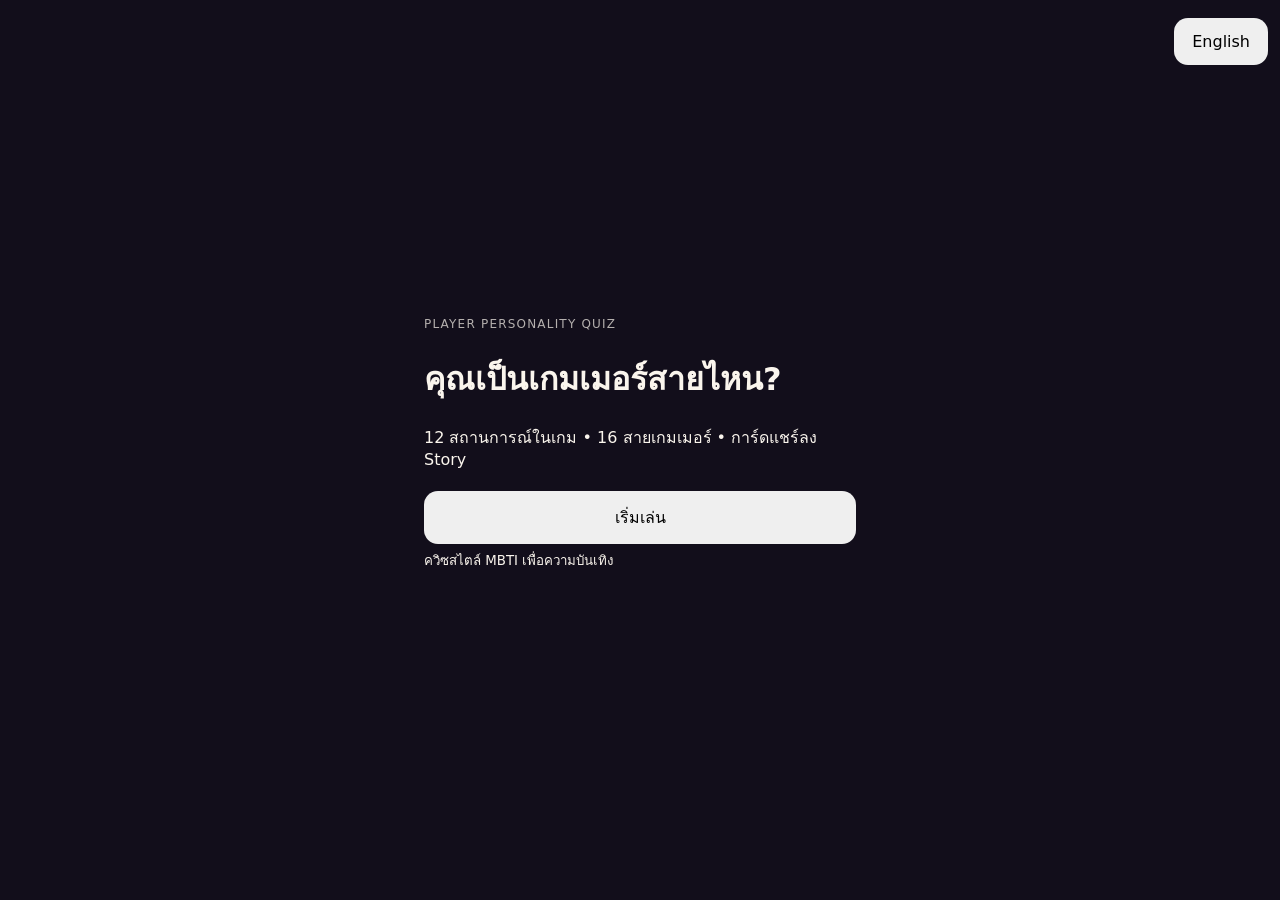
<file: index.html>
<!doctype html>
<html lang="th">
<head>
  <meta charset="utf-8">
  <meta name="viewport" content="width=device-width, initial-scale=1">
  <title>คุณเป็นเกมเมอร์สายไหน? | What kind of gamer are you?</title>
  <!-- Rebuilt by Claude: the original page was overwritten by mistake. Only the IDs quiz.js needs. -->
  <style>
    body { margin: 0; min-height: 100vh; background: #120e1b; color: #faf5ed; font-family: system-ui, Tahoma, sans-serif; display: grid; place-items: center; }
    main { width: min(480px, 100%); padding: 24px; box-sizing: border-box; }
    button { font: inherit; padding: 14px 18px; margin: 6px 0; width: 100%; border-radius: 14px; border: 0; cursor: pointer; }
    canvas { width: 100%; height: auto; border-radius: 16px; }
    .tag { font-size: 12px; letter-spacing: .1em; opacity: .7; }
    progress { width: 100%; }
    #lang { width: auto; position: fixed; top: 12px; right: 12px; }
  </style>
</head>
<body>
  <button id="lang">TH / EN</button>
  <main>
    <div id="screen"></div>
    <p id="status" role="status" aria-live="polite"></p>
  </main>
  <script src="quiz.js"></script>
</body>
</html>
</file>
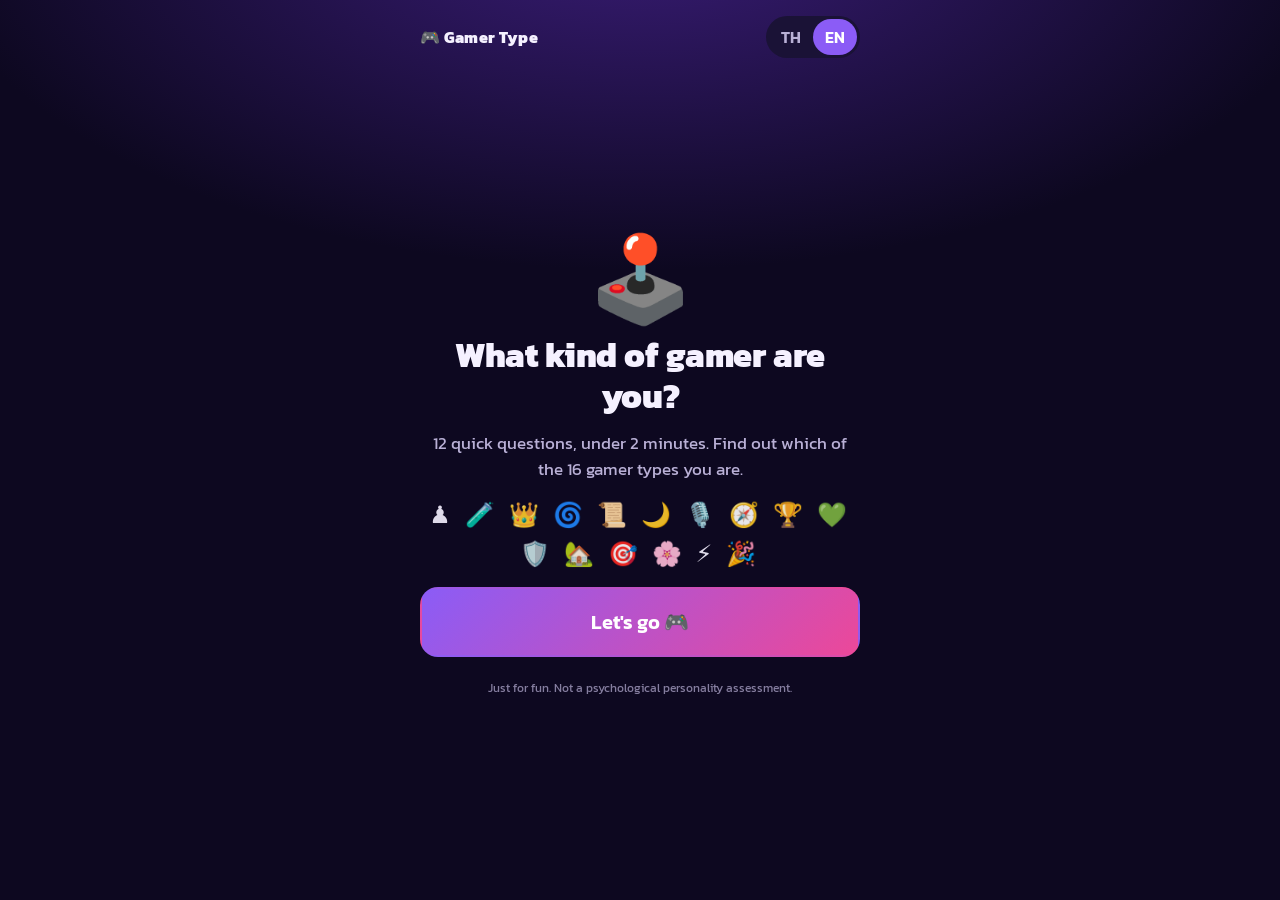
<file: claude-version/index.html>
<!doctype html>
<html lang="th">
<head>
  <meta charset="utf-8">
  <meta name="viewport" content="width=device-width, initial-scale=1, viewport-fit=cover">
  <title>คุณเป็นเกมเมอร์สายไหน? | What kind of gamer are you?</title>
  <meta name="description" content="แบบทดสอบ 16 สายเกมเมอร์ ตอบ 12 ข้อ แชร์ลง IG Story ได้ทันที | 16 gamer types quiz, share to your IG Story.">
  <meta property="og:title" content="คุณเป็นเกมเมอร์สายไหน? | What kind of gamer are you?">
  <meta property="og:description" content="ตอบ 12 ข้อ รู้เลยว่าคุณคือเกมเมอร์ 1 ใน 16 แบบ">
  <meta property="og:type" content="website">
  <meta name="theme-color" content="#0d0820">
  <link rel="preconnect" href="https://fonts.googleapis.com">
  <link rel="preconnect" href="https://fonts.gstatic.com" crossorigin>
  <link href="https://fonts.googleapis.com/css2?family=Kanit:wght@400;600;800&display=swap" rel="stylesheet">
  <link rel="stylesheet" href="style.css">
</head>
<body>
  <div id="app">
    <header class="top">
      <div class="logo">🎮 Gamer Type</div>
      <div class="lang">
        <button data-lang="th">TH</button><button data-lang="en">EN</button>
      </div>
    </header>

    <!-- Intro -->
    <section id="intro" class="screen">
      <div class="friend" id="friendBox" hidden></div>
      <div class="hero-emoji">🕹️</div>
      <h1 data-t="title"></h1>
      <p class="sub" data-t="subtitle"></p>
      <div class="emoji-row">♟️ 🧪 👑 🌀 📜 🌙 🎙️ 🧭 🏆 💚 🛡️ 🏡 🎯 🌸 ⚡ 🎉</div>
      <button class="btn primary big" id="startBtn" data-t="start"></button>
      <p class="fine" data-t="disclaimer"></p>
    </section>

    <!-- Quiz -->
    <section id="quiz" class="screen" hidden>
      <div class="segments" id="segments"></div>
      <div class="qnum" id="qnum"></div>
      <h2 class="question" id="qText"></h2>
      <div class="options">
        <button class="btn option" id="optA"></button>
        <button class="btn option" id="optB"></button>
      </div>
      <button class="link" id="backBtn" data-t="back"></button>
    </section>

    <!-- Result -->
    <section id="result" class="screen" hidden>
      <img id="cardImg" class="card-img" alt="">
      <p class="hint" id="hint" hidden data-t="longPress"></p>
      <div class="actions">
        <button class="btn primary" id="shareBtn" data-t="share"></button>
        <button class="btn" id="saveBtn" data-t="save"></button>
        <button class="btn" id="copyBtn" data-t="copy"></button>
      </div>
      <p class="tag-friend" id="tagFriend"></p>

      <div class="details">
        <p class="desc" id="rDesc"></p>
        <h3 data-t="strengths"></h3>
        <ul class="chips" id="rStrengths"></ul>
        <h3 data-t="genres"></h3>
        <ul class="chips" id="rGenres"></ul>
        <h3 data-t="duo"></h3>
        <p class="duo" id="rDuo"></p>
      </div>

      <div class="gear" id="gearBox" hidden>
        <h3 data-t="gear"></h3>
        <ul id="gearList"></ul>
      </div>
      <a class="sponsor" id="sponsorBox" hidden target="_blank" rel="sponsored noopener"></a>

      <button class="btn primary big" id="retryBtn" data-t="retry"></button>
      <p class="fine" data-t="disclaimer"></p>
    </section>
  </div>

  <script src="data.js"></script>
  <script src="app.js"></script>
</body>
</html>
</file>
<file: claude-version/style.css>
:root {
  --bg: #0d0820;
  --card: #1a1236;
  --text: #f5f1ff;
  --muted: #b9b0d6;
  --accent: #8b5cf6;
  --accent2: #22d3ee;
  --radius: 18px;
}
* { box-sizing: border-box; }
[hidden] { display: none !important; }
html, body { margin: 0; background: var(--bg); color: var(--text); }
body {
  font-family: "Kanit", system-ui, -apple-system, "Segoe UI", Tahoma, sans-serif;
  min-height: 100dvh;
  background: radial-gradient(1200px 600px at 50% -10%, #3b1d7a 0%, var(--bg) 60%);
}
#app { max-width: 480px; margin: 0 auto; padding: 16px 20px calc(32px + env(safe-area-inset-bottom)); min-height: 100dvh; display: flex; flex-direction: column; }
.top { display: flex; justify-content: space-between; align-items: center; margin-bottom: 8px; }
.logo { font-weight: 800; letter-spacing: .02em; }
.lang { display: flex; background: var(--card); border-radius: 999px; padding: 3px; }
.lang button { background: none; border: 0; color: var(--muted); font: inherit; font-weight: 600; padding: 6px 12px; border-radius: 999px; cursor: pointer; }
.lang button.on { background: var(--accent); color: #fff; }

.screen { flex: 1; display: flex; flex-direction: column; gap: 14px; animation: in .35s ease; }
@keyframes in { from { opacity: 0; transform: translateY(12px); } to { opacity: 1; transform: none; } }
#intro { justify-content: center; text-align: center; }
.hero-emoji { font-size: 84px; line-height: 1; }
h1 { font-size: 34px; line-height: 1.2; margin: 0; font-weight: 800; }
.sub { color: var(--muted); margin: 0; font-size: 17px; }
.emoji-row { font-size: 24px; letter-spacing: 4px; line-height: 1.6; opacity: .9; }
.fine { color: var(--muted); font-size: 12px; text-align: center; opacity: .7; margin: 8px 0 0; }

.btn {
  font: inherit; font-size: 17px; font-weight: 600; color: var(--text);
  background: var(--card); border: 2px solid #2d2257; border-radius: var(--radius);
  padding: 14px 18px; cursor: pointer; transition: transform .1s, background .2s, border-color .2s;
  -webkit-tap-highlight-color: transparent;
}
.btn:active { transform: scale(.97); }
.btn.primary { background: linear-gradient(135deg, var(--accent), #ec4899); border-color: transparent; color: #fff; }
.btn.big { font-size: 20px; padding: 18px; }
.link { background: none; border: 0; color: var(--muted); font: inherit; cursor: pointer; padding: 8px; align-self: center; }
.link[disabled] { visibility: hidden; }

/* Story-style progress segments */
.segments { display: flex; gap: 4px; margin-top: 4px; }
.segments span { flex: 1; height: 4px; border-radius: 4px; background: #2d2257; overflow: hidden; }
.segments span.done { background: linear-gradient(90deg, var(--accent2), var(--accent)); }
.qnum { color: var(--muted); font-size: 14px; margin-top: 18px; }
.question { font-size: 28px; line-height: 1.3; margin: 0 0 10px; min-height: 3.9em; }
.options { display: flex; flex-direction: column; gap: 12px; }
.option { text-align: left; font-size: 19px; padding: 22px 20px; min-height: 84px; }
.option:hover { border-color: var(--accent); }

/* Result */
.card-img { width: 100%; aspect-ratio: 9 / 16; border-radius: var(--radius); box-shadow: 0 20px 60px rgba(0,0,0,.5); background: var(--card); object-fit: cover; }
.hint { color: var(--accent2); text-align: center; margin: 0; font-size: 14px; }
.actions { display: grid; grid-template-columns: 1fr 1fr; gap: 10px; }
.actions .primary { grid-column: 1 / -1; }
.tag-friend { text-align: center; margin: 0; color: var(--muted); }
.details { background: var(--card); border-radius: var(--radius); padding: 18px; }
.details h3, .gear h3 { font-size: 15px; color: var(--muted); margin: 16px 0 8px; font-weight: 600; }
.desc { margin: 0; line-height: 1.6; }
.chips { list-style: none; padding: 0; margin: 0; display: flex; flex-wrap: wrap; gap: 8px; }
.chips li { background: #2d2257; padding: 6px 12px; border-radius: 999px; font-size: 14px; }
.duo { margin: 0; font-size: 17px; }
.duo a { color: var(--accent2); }
.gear ul { padding-left: 18px; margin: 0; }
.gear a, .sponsor { color: var(--accent2); }
.sponsor { display: block; text-align: center; font-size: 14px; }
.friend { background: var(--card); border: 2px solid var(--accent); border-radius: var(--radius); padding: 14px; font-size: 16px; }
.friend b { font-size: 20px; }
</file>
